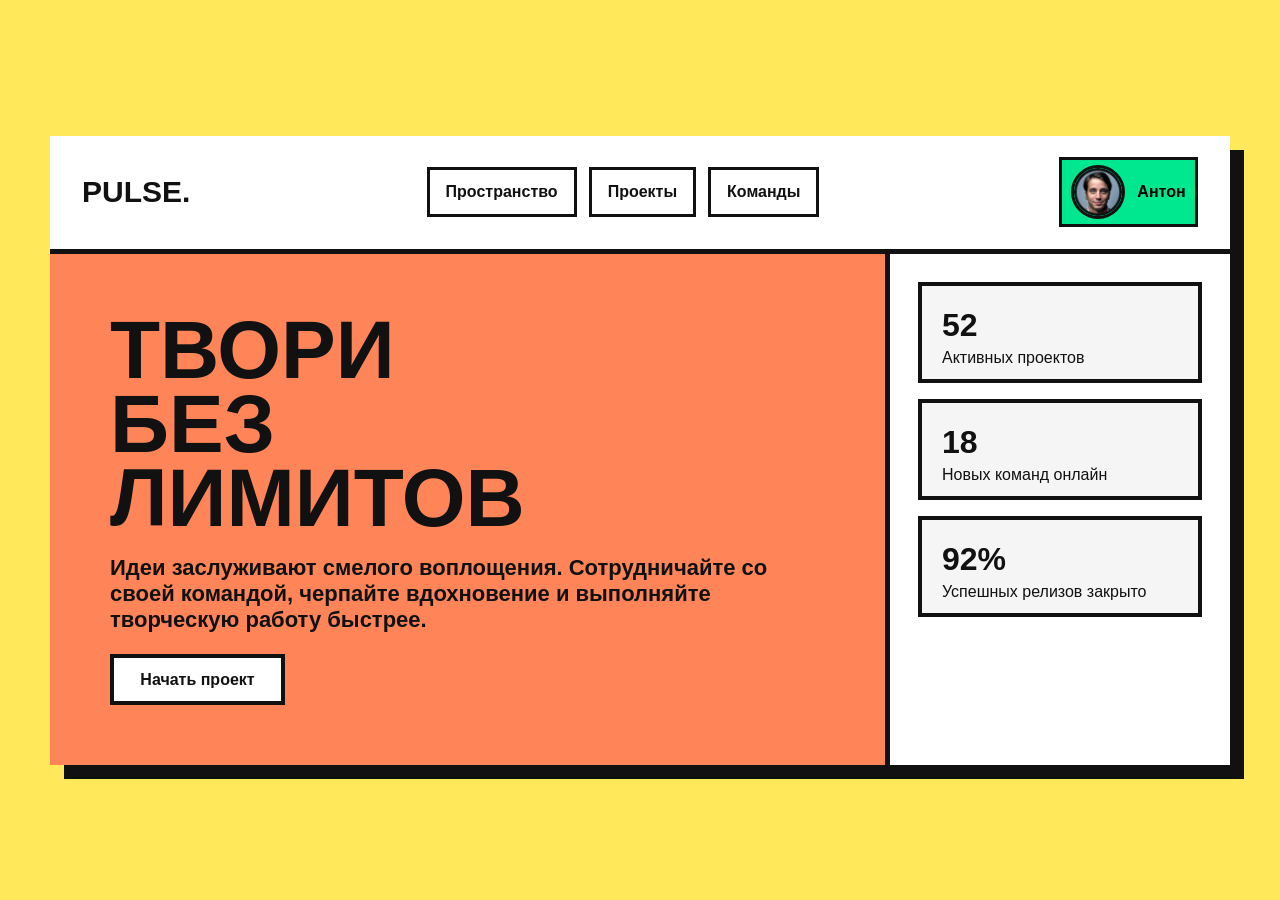
<file: index.html>
<!DOCTYPE html>
<html lang="en">
<head>
    <meta charset="UTF-8">
    <meta name="viewport" content="width=device-width, initial-scale=1.0">
    <title>Выпадающее меню — PULSE</title>
    <link rel="stylesheet" href="css/style.css">
</head>
<body>
    <div class="site">
    <!--Шапка сайта-->
    <header class="header">
        <div class="inner">
            <!--логотип-->
            <div class="logo">PULSE.</div>
            <!-- Навигационное меню -->
                <nav class="navigation">
                    <a href="#" class="nav-link">Пространство</a>
                    <a href="#" class="nav-link">Проекты</a>
                    <a href="#" class="nav-link">Команды</a>
                </nav>
                <!-- Кнопка профиля (на неё будем кликать) -->
                 <button class="profile-trigger" id="profileBtn">
                    <img src="img/img.png" alt="фото" class="mini-avatar">
                    <span class="name">Антон</span>
                 </button>
        </div>
    </header>
    <!-- Выпадающее меню лежит отдельно между шапкой и контентом -->
     <div class="menu" id="dropdownMenu">
        <div class="user-box">
            <img src="img/img.png" alt="Антон" class="menu-avatar">
            <div class="user-text">
                <p class="user-fullname">Антон Смирнов</p>
                <p class="user-role">Креативный директор</p>
            </div> 
        </div>
        <!-- Список действий (items) -->
            <a href="#" class="item white">Профиль</a>
            <a href="#" class="item yellow">Уведомления<span class="badge">8</span></a>
            <a href="#" class="item blue">Внешний вид</a>
            <a href="#" class="item orange">Оплата</a>
            <a href="#" class="item purple">Выйти</a>
    </div>
     <!-- ГЛАВНЫЙ КОНТЕНТ СТРАНИЦЫ -->
      <main class="content-section">
        <!--Общий контейнер-->
        <div class="main-inner">
            <!--левая часть-->
            <div class="main-left">
                <h1 class="headline">ТВОРИ<br>БЕЗ<br>ЛИМИТОВ</h1>
                <p class="banner-text">Идеи заслуживают смелого воплощения. Сотрудничайте со своей командой, черпайте вдохновение и выполняйте творческую работу быстрее.</p>
                <button class="banner-btn">Начать проект</button>
            </div>
            <!--правая часть-->
            <div class="main-right">
                <!-- Первая карточка -->
                <div class="stat-card">
                    <p class="stat-number">52</p>
                    <p class="stat-label">Активных проектов</p>
                </div>
                 <!-- Вторая карточка -->
                <div class="stat-card">
                    <p class="stat-number">18</p>
                    <p class="stat-label">Новых команд онлайн</p>
                </div>
                <!-- Третья карточка -->
                <div class="stat-card">
                    <p class="stat-number">92%</p>
                    <p class="stat-label">Успешных релизов закрыто</p>
                </div>
            </div>
        </div>
      </main>
    </div>  
      <script src="js/script.js"></script>
</body>
</html>
</file>
<file: css/style.css>
* {
    margin: 0;
    padding: 0;
    box-sizing: border-box;
}

body {
    font-family: 'Inter', sans-serif;
    background: #FFE95A;
    width: 100%;
    max-width: 1920px;
    min-height: 100vh;
    margin: 0 auto;
    display: flex;
    justify-content: center;
    align-items: center;
}

.site {
    width: 1180px;
    height: 629px;
    background-color: #FFFFFF;
    box-shadow: 14px 14px 0px 0px #111111;
    display: flex;
    flex-direction: column;
    position: relative;
}

.header {
    border-bottom: 5px solid #111111;
    width: 100%;
    height: 118px;
}

.inner {
    display: flex;
    justify-content: space-between;
    align-items: center;
    max-width: 1180px;
    height: 100%;
    margin: 0 auto;
    padding: 24px 32px;
}

.logo {
    width: 105px;
    height: 36px;
    font-family: 'Manrope', sans-serif;
    font-weight: 800;
    font-size: 30px;
    line-height: 120%;
    color:#111111;
}

.navigation {
    display: flex;
    gap: 12px;
}

.nav-link {
    padding: 12px 16px;
    border: 3px solid #111111;
    color:#111111;
    font-family: 'Manrope', sans-serif;
    font-weight: 700;
    font-size: 16px;
    line-height: 120%;
    text-decoration: none;
    gap: 4px;
}

.profile-trigger {
    display: flex;
    align-items: center;
    justify-content: center;
    width: 139px;
    height: 70px;
    padding: 8px 12px;
    gap: 12px;
    background: #00E88F;
    border: 3px solid #111111;
    cursor: pointer; 
}

.mini-avatar {
    width: 54px;
    height: 54px;
    border: 3px solid #111111;
    border-radius: 50%;
    object-fit: cover; 
}

.name {
    font-family: 'Manrope', sans-serif;
    font-weight: 700;
    font-size: 16px;
    line-height: 120%;
}

.content-section {
    width: 100%;
    flex: 1;
}

.main-inner {
    display: flex;
    height: 100%;
}

.main-left {
    width: 840px;
    height: 511px;
    display: flex;
    flex-direction: column;
    justify-content: center;
    gap: 20px;
    padding: 60px;
    background: #FF8458;
    border-right: 5px solid #111111;
    flex-shrink: 0;
}

.headline { 
    font-family: 'Manrope', sans-serif;
    font-weight: 700;
    font-size: 82px;
    line-height: 90%;
    text-transform: uppercase;
    color: #111111;
}

.banner-text {
    font-family: 'Manrope', sans-serif;
    font-weight: 600;
    font-size: 22px;
    line-height: 120%;
    color: #111111;
}

.banner-btn {
    display: flex;
    justify-content: center;
    align-items: center;
    width: 175px;
    height: 51px;
    padding: 16px 18px;
    gap: 4px;
    border: 4px solid #111111;
    background: #FFFFFF;
    color: #111111;
    cursor: pointer;
    font-size: 16px;
    font-weight: 800;
    font-family: 'Manrope', sans-serif;
    line-height: 120%;
}

.main-right {
    display: flex;
    flex-direction: column;
    align-items: center;
    width: 340px;
    height: 511px;
    gap: 16px;
    padding: 28px;
}

.stat-card {
    display: flex;
    flex-direction: column;
    width: 284px;
    height: 101px;
    gap: 4px;
    padding: 20px;
    background: #F5F5F5;
    border: 4px solid #111111;
    flex-shrink: 0;
}

.stat-number {
    font-family: 'Manrope', sans-serif;
    font-weight: 700;
    font-size: 32px;
    line-height: 120%;
    color: #111111;
}

.stat-label {
    font-family: 'Manrope', sans-serif;
    font-weight: 200;
    font-size: 16px;
    line-height: 120%;
    color: #111111;
}

.menu {
    display: none;

    position: absolute;
    top: 102px;
    right: 32px;
    width: 320px;
    height: 394px;
    background: #FFFFFF;
    border: 5px solid #111111;
    box-shadow: 10px 10px 0px 0px #111111;
    overflow: hidden;
    /* display: flex;
    flex-direction: column; */
}

.menu.active {
    display: flex;
    flex-direction: column;
}

.user-box {
    display: flex;
    align-items: center;
    width: 100%;
    height: 94px;
    gap: 12px;
    padding: 20px;
    background: #00E88F;
    border-bottom: 5px solid #111111;
    box-sizing: border-box;
}

.menu-avatar {
    width: 54px;
    height: 54px;
    border-radius: 50%;
    border: 3px solid #111111;
    object-fit: cover; 
}

.user-text {
    display: flex;
    flex-direction: column;
}

.user-fullname {
    font-family: 'Manrope', sans-serif;
    font-weight: 700;
    font-size: 16px;
    line-height: 120%;
    color: #111111;
}

.user-role {
    font-family: 'Manrope', sans-serif;
    font-weight: 200;
    font-size: 16px;
    line-height: 120%;
    color: #111111;
}

.item {
    display: flex;
    align-items: center;
    width: 100%;
    height: 59px;
    padding: 20px;
    border-bottom: 3px solid #111111;
    font-family: 'Manrope', sans-serif;
    font-weight: 800;
    font-size: 16px;
    line-height: 120%;
    color: #111111;
    text-decoration: none;
    box-sizing: border-box;
}

.badge {
    display: flex;
    justify-content: center;
    align-items: center;
    width: 24px;
    height: 24px;
    gap: 4px;
    padding: 2px;
    background: #111111;
    color: #FFFFFF;
    font-family: 'Manrope', sans-serif;
    font-weight: 800;
    font-size: 16px;
    line-height: 120%;
    margin-left: auto; 
}

.item.white { background-color: #FFFFFF; }
.item.yellow { background-color: #FFE95A; }
.item.blue { background-color: #88C9FF; }
.item.orange { background-color: #FF8458; } 
.item.purple { background-color: #D3B0FF; }
</file>
